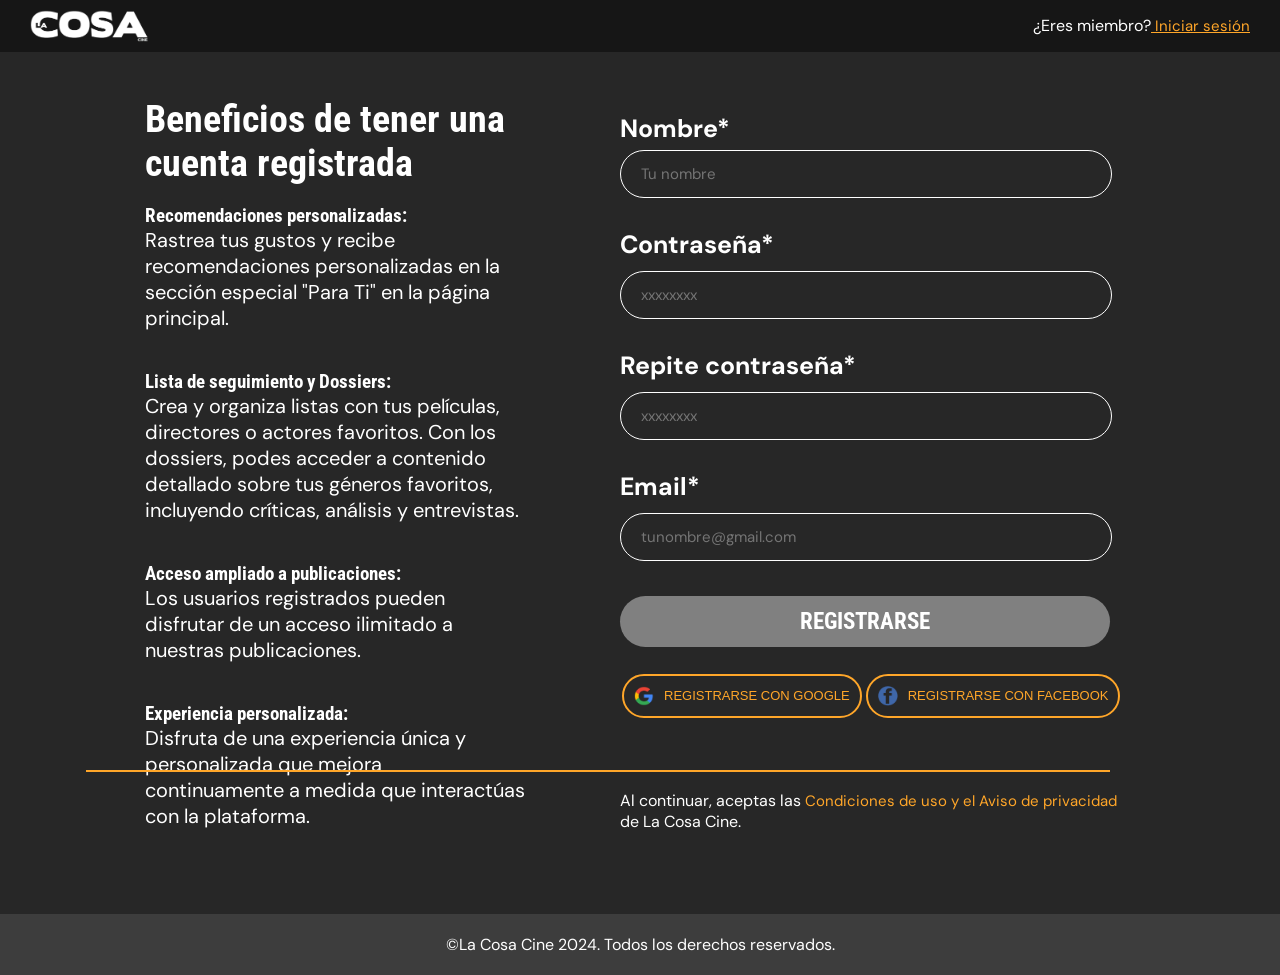
<file: form.html>
<!DOCTYPE html>
<html lang="en">
<head>
    <meta charset="UTF-8">
    <meta name="viewport" content="width=device-width, initial-scale=1.0">
    <link rel="stylesheet" href="./form.css">

    <link rel="preconnect" href="https://fonts.googleapis.com">
    <link rel="preconnect" href="https://fonts.gstatic.com" crossorigin>
    <link href="https://fonts.googleapis.com/css2?family=Roboto+Condensed:ital,wght@0,100..900;1,100..900&display=swap" rel="stylesheet">
    <link rel="preconnect" href="https://fonts.googleapis.com">
    <link rel="preconnect" href="https://fonts.gstatic.com" crossorigin>
    <link href="https://fonts.googleapis.com/css2?family=DM+Sans:ital,opsz,wght@0,9..40,100..1000;1,9..40,100..1000&family=Roboto+Condensed:ital,wght@0,100..900;1,100..900&display=swap" rel="stylesheet">

  <title>Form</title>
</head>
<body>
    <header>
        <nav class="navbar">
           <img class="logo" src="imagen/logo.png" alt="Logo de La Cosa Cine">
           <p>¿Eres miembro?<a href="#" class="destacado"> Iniciar sesión</a></p>
           </nav>
        </header> 

    <form id="formulario">
     <section class="izquierdo">
        <div class="contenedor">
         <h2>Beneficios de tener una cuenta registrada</h2>
         <div class="beneficios">
         <h3>Recomendaciones personalizadas:</h3>
         <p>Rastrea tus gustos y recibe recomendaciones personalizadas en la sección especial "Para Ti" en la página principal.</p>
         <h3>Lista de seguimiento y Dossiers:</h3>
         <p>Crea y organiza listas con tus películas, directores o actores favoritos. Con los dossiers,  podes acceder a contenido detallado sobre tus géneros favoritos, incluyendo críticas, análisis y entrevistas.</p>
         <h3>Acceso ampliado a publicaciones:</h3>
         <p>Los usuarios registrados pueden disfrutar de un acceso ilimitado a nuestras publicaciones.</p>
         <h3>Experiencia personalizada:</h3>
         <p>Disfruta de una experiencia única y personalizada que mejora continuamente a medida que interactúas con la plataforma.</p>
        </div>
       </div>
     </section>

     <section class="derecho">
        <div class="contenedor">
            <div class="contenedor-camposdelform">
                <div class="campos-de-texto"> <!-- Todos los campos de texto -->
                   <div class="form-campo"> <!-- Campo nombre -->
                      <label for="nombre">Nombre<span class="obligatorio">*</span></label>
                      <input type="text" name="nombre" id="nombre" placeholder="Tu nombre" required>
                   </div>
                   <div class="form-campo"> <!-- Campo contraseña -->
                    <label for="contraseña">Contraseña<span class="obligatorio">*</span></label>
                    <input type="text" name="contraseña" id="contraseña" placeholder="xxxxxxxx" required>
                 </div>
                 <div class="form-campo"> <!-- Campo repetir -->
                    <label for="repetir">Repite contraseña<span class="obligatorio">*</span></label>
                    <input type="text" name="repetir" id="repetir" placeholder="xxxxxxxx" required>
                 </div>
                 <div class="form-campo"> <!-- Campo correo -->
                    <label for="email">Email<span class="obligatorio">*</span></label>
                    <input type="email" name="email" id="email" placeholder="tunombre@gmail.com" required>
                 </div>
                </div>
            </div>
            <div class="cont-boton">
                <input type="submit" id="boton-enviar" value="REGISTRARSE" class="enter" disabled> 
             </div>

             <section class="redes-registro">
             <button id="google-button" class="google-button">
               <img src="./imagen/google.png" alt="Google" class="google">
               REGISTRARSE CON GOOGLE
             </button>

             <button id="facebook-button" class="facebook-button">
               <img src="./imagen/facebook-logo.png" alt="Facebook" class="facebook">
               REGISTRARSE CON FACEBOOK
             </button>
            </section>
             <p class="condiciones">Al continuar, aceptas las <span class="destacado">Condiciones de uso y el Aviso de privacidad</span> de La Cosa Cine.</p>
        </div>
     </section>
    </form>

    <footer>
        <p>©La Cosa Cine 2024. Todos los derechos reservados.</p>
      </footer>
  
      <script src="./form.js"></script>
</body>
</html>
</file>
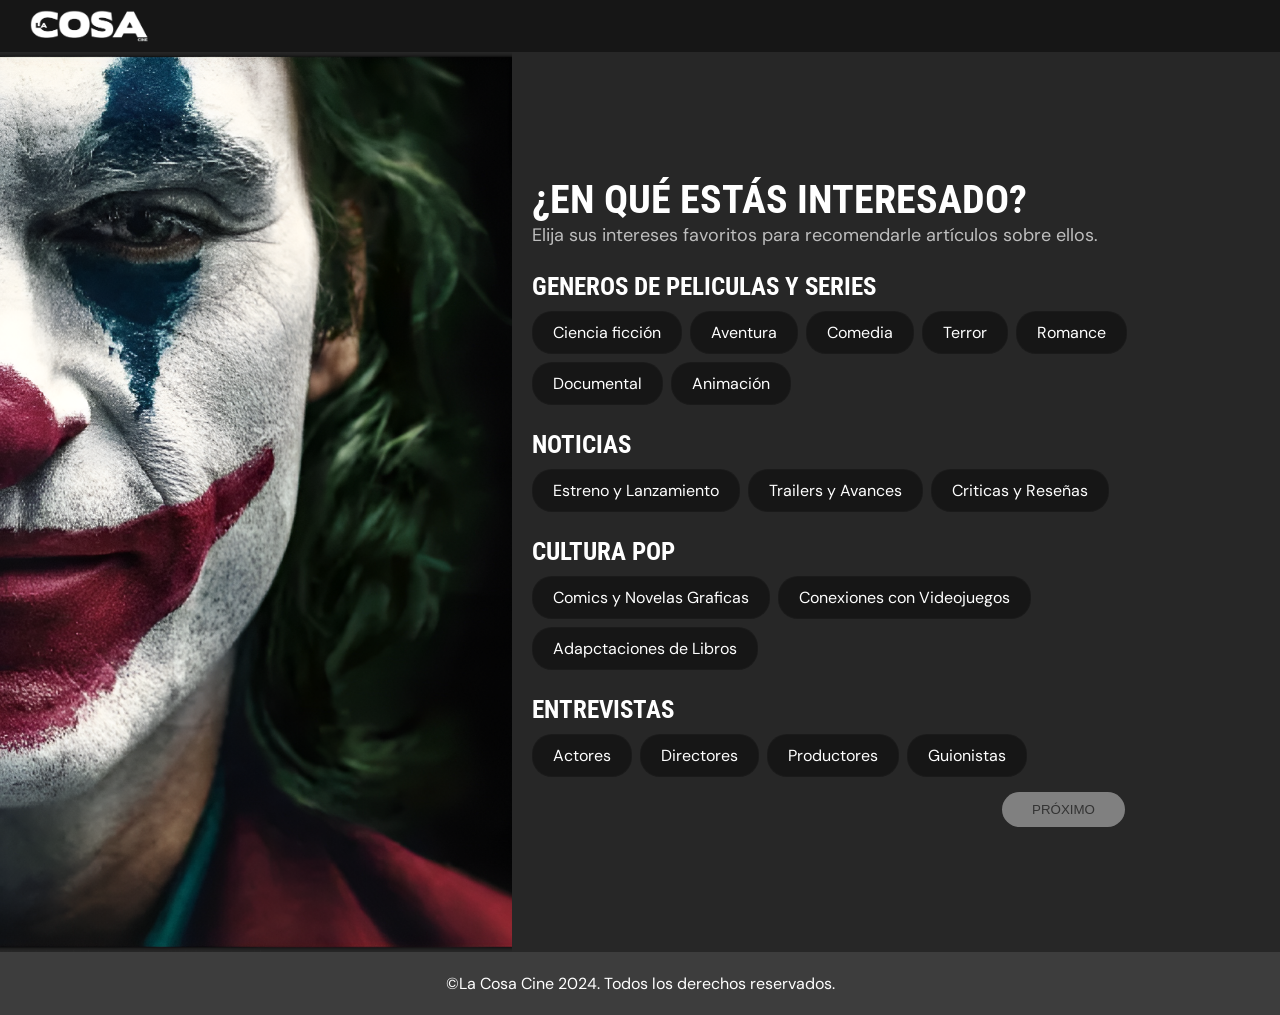
<file: onboarding.html>
<!DOCTYPE html>
<html lang="en">
<head>
    <meta charset="UTF-8">
    <meta name="viewport" content="width=device-width, initial-scale=1.0">
   
    <link rel="stylesheet" href="./onboarding.css">
    <link rel="preconnect" href="https://fonts.googleapis.com">
    <link rel="preconnect" href="https://fonts.gstatic.com" crossorigin>
    <link href="https://fonts.googleapis.com/css2?family=Roboto+Condensed:ital,wght@0,100..900;1,100..900&display=swap" rel="stylesheet">
    <link rel="preconnect" href="https://fonts.googleapis.com">
    <link rel="preconnect" href="https://fonts.gstatic.com" crossorigin>
    <link href="https://fonts.googleapis.com/css2?family=DM+Sans:ital,opsz,wght@0,9..40,100..1000;1,9..40,100..1000&family=Roboto+Condensed:ital,wght@0,100..900;1,100..900&display=swap" rel="stylesheet">

    <title>On Boarding</title>
</head>
<body>
    <header>
        <nav class="navbar">
            <img class="logo" src="imagen/logo.png" alt="Logo de La Cosa Cine">
        </nav>
    </header> 

    <main class="contenedor">
        <section class="izquierdo">
            <img src="./imagen/fondo-form2.png" alt="onboarding">
        </section>

        <section class="derecho">
            <div class="contenido-derecho">
                <h1>¿EN QUÉ ESTÁS INTERESADO?</h1>
                <p class="subtitulo">Elija sus intereses favoritos para recomendarle artículos sobre ellos.</p>

                <div class="categorias">
                    <div class="categoria-noticias">
                        <h3>GENEROS DE PELICULAS Y SERIES</h3>
                        <div class="opciones">
                            <div class="opcion" data-categoria="Ciencia Ficcion">Ciencia ficción</div>
                            <div class="opcion" data-categoria="Aventura">Aventura</div>
                            <div class="opcion" data-categoria="Comedia">Comedia</div>
                            <div class="opcion" data-categoria="Terror">Terror</div>
                            <div class="opcion" data-categoria="Romance">Romance</div>
                            <div class="opcion" data-categoria="Documental">Documental</div>
                            <div class="opcion" data-categoria="Animacion">Animación</div>
                        </div>
                    </div>

                    <div class="categoria-cine">
                        <h3>NOTICIAS</h3>
                        <div class="opciones">
                            <div class="opcion" data-categoria="Estreno">Estreno y Lanzamiento</div>
                            <div class="opcion" data-categoria="Trailers">Trailers y Avances</div>
                            <div class="opcion" data-categoria="Criticas">Criticas y Reseñas</div>
                        </div>
                    </div>

                    <div class="categoria-comics">
                        <h3>CULTURA POP</h3>
                        <div class="opciones">
                            <div class="opcion" data-categoria="Comics">Comics y Novelas Graficas</div>
                            <div class="opcion" data-categoria="Conexiones">Conexiones con Videojuegos</div>
                            <div class="opcion" data-categoria="Adaptaciones">Adapctaciones de Libros</div>
                        </div>
                    </div>

                    <div class="categoria-comics">
                        <h3>ENTREVISTAS</h3>
                        <div class="opciones">
                            <div class="opcion" data-categoria="Actores">Actores</div>
                            <div class="opcion" data-categoria="Directores">Directores</div>
                            <div class="opcion" data-categoria="Productores">Productores</div>
                            <div class="opcion" data-categoria="Guionistas">Guionistas</div>
                        </div>
                    </div>
                </div>

                <button id="boton-proximo" class="proximo" disabled>PRÓXIMO</button>
            </div>
        </section>
    </main>

    <section class="feedback oculto" id="feedback">
        <div class="fondo-fb">
           <div class="contenido">
              <img class="check" src="./imagen/check.png" alt="">
              <h1>¡BIEN HECHO!</h1>
              <p>¡Tus preferencias han sido guardadas correctamente!</p>
              <p>Ahora podes explorar el contenido según tus intereses y sin limites.</p>
              <p><a href="./index.html" class="volver">IR AL INICIO</a></p>
           </div>
       </div>
      </section>

    <footer>
      <p>©La Cosa Cine 2024. Todos los derechos reservados.</p>
    </footer>

    <script src="onboarding.js"></script>
</body>
</html>
</file>
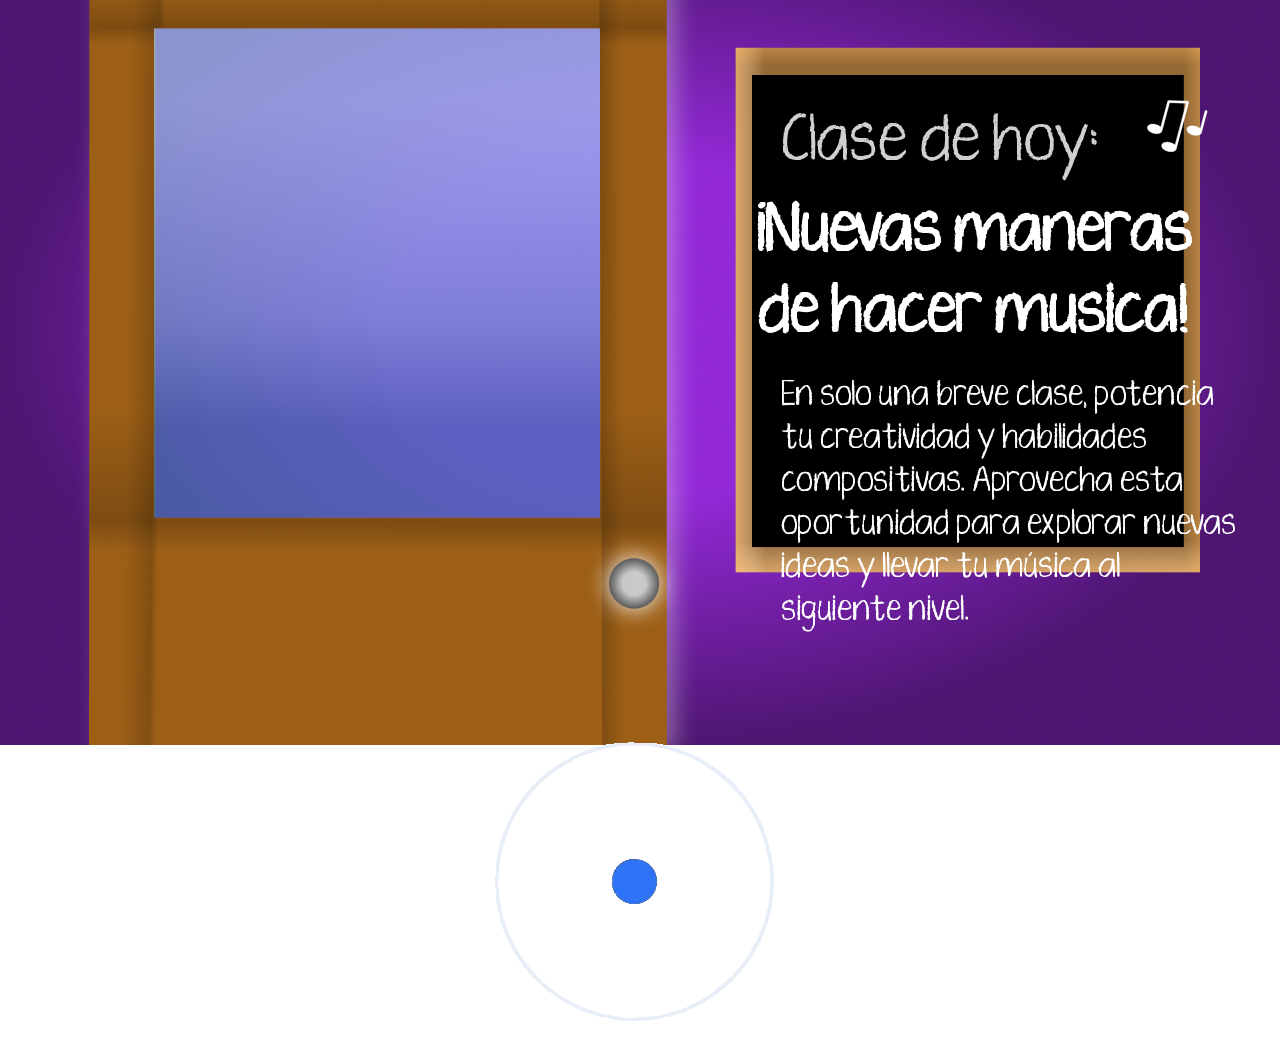
<file: tp3/entrada.html>
<!DOCTYPE html>
<html lang="en">

<head>
    <meta charset="UTF-8">
    <meta name="viewport" content="width=device-width, initial-scale=1.0">

    <link rel="preconnect" href="https://fonts.googleapis.com">
    <link rel="preconnect" href="https://fonts.gstatic.com" crossorigin>
    <link href="https://fonts.googleapis.com/css2?family=Shadows+Into+Light&display=swap" rel="stylesheet">
    <link rel="preconnect" href="https://fonts.googleapis.com">
    <link rel="preconnect" href="https://fonts.gstatic.com" crossorigin>
    <link href="https://fonts.googleapis.com/css2?family=Amatic+SC:wght@400;700&display=swap" rel="stylesheet">
    <link rel="preconnect" href="https://fonts.googleapis.com">
    <link rel="preconnect" href="https://fonts.gstatic.com" crossorigin>
    <link
        href="https://fonts.googleapis.com/css2?family=Inter:ital,opsz,wght@0,14..32,100..900;1,14..32,100..900&display=swap"
        rel="stylesheet">

    <title>Entrada</title>

    <style>

      @font-face {
      font-family: 'Fuente'; /* Nombre que le darás a la fuente */
      src: url('./image/Fuente.ttf') format('truetype'); /* Ruta de la fuente */
      font-weight: normal; /* Puedes especificar otros estilos, como bold */
      font-style: normal;  /* O también italic, si tiene variante */
      } 

        body {
            margin: 0;
            padding: 0;
            justify-content: center;
            align-items: center;
            background-image: url('./image/Entrada.png');
            background-size: cover;
            background-position: center;
            background-repeat: no-repeat;
            width: 100%;
            height: calc(80vw*(1117 / 1728));
        }

         h2 {
            font-family: 'Fuente', sans-serif;
            color: rgba(255, 255, 255, 0.814);
            font-size: 47px;
            font-weight: 250;
            margin-left: 61%;
            margin-top: 8%;
            margin-bottom: 0;
        }

        h3 {
            font-family: 'Fuente', sans-serif;
            color: white;
            font-size: 48px;
            text-align: center;
            margin-left: 52%;
            margin-top: 10px;
            margin-bottom: 0;
        }

        p {
            font-family: 'Fuente', sans-serif;
            color: white;
            font-size: 25px;
            font-weight: medium;
            margin-top: 1.5%;
            margin-left: 61%;
        } 

        #notas,
        #titulo {
            display: inline-block;
        } 

        #notas {
            margin-left: 40px;
        } 

        .indicador {
            display: inline-block;
            text-decoration: none;
            position: absolute;
            top: 98%;
            left: 49.5%;
            transform: translate(-50%, -50%);
        } 
    </style>
</head>

<body>

    <section class="cartel">
        <h2 id="titulo">Clase de hoy:</h2>
        <img src="./image/notas2.png" alt="" id="notas">
        <h3 id="subtitulo">¡Nuevas maneras <br>
            de hacer musica!</h3>
        <p id="descripcion">En solo una breve clase, potencia<br>
            tu creatividad y habilidades<br> 
            compositivas. Aprovecha esta<br>
            oportunidad para explorar nuevas<br> 
            ideas y llevar tu música al <br>
            siguiente nivel.</p>
    </section>

    <section class="indicador">
        <a href="salon.html">
            <img src="./image/indicador2.gif" alt="pizarron">
        </a>
    </section>

</body>

</html>
</file>
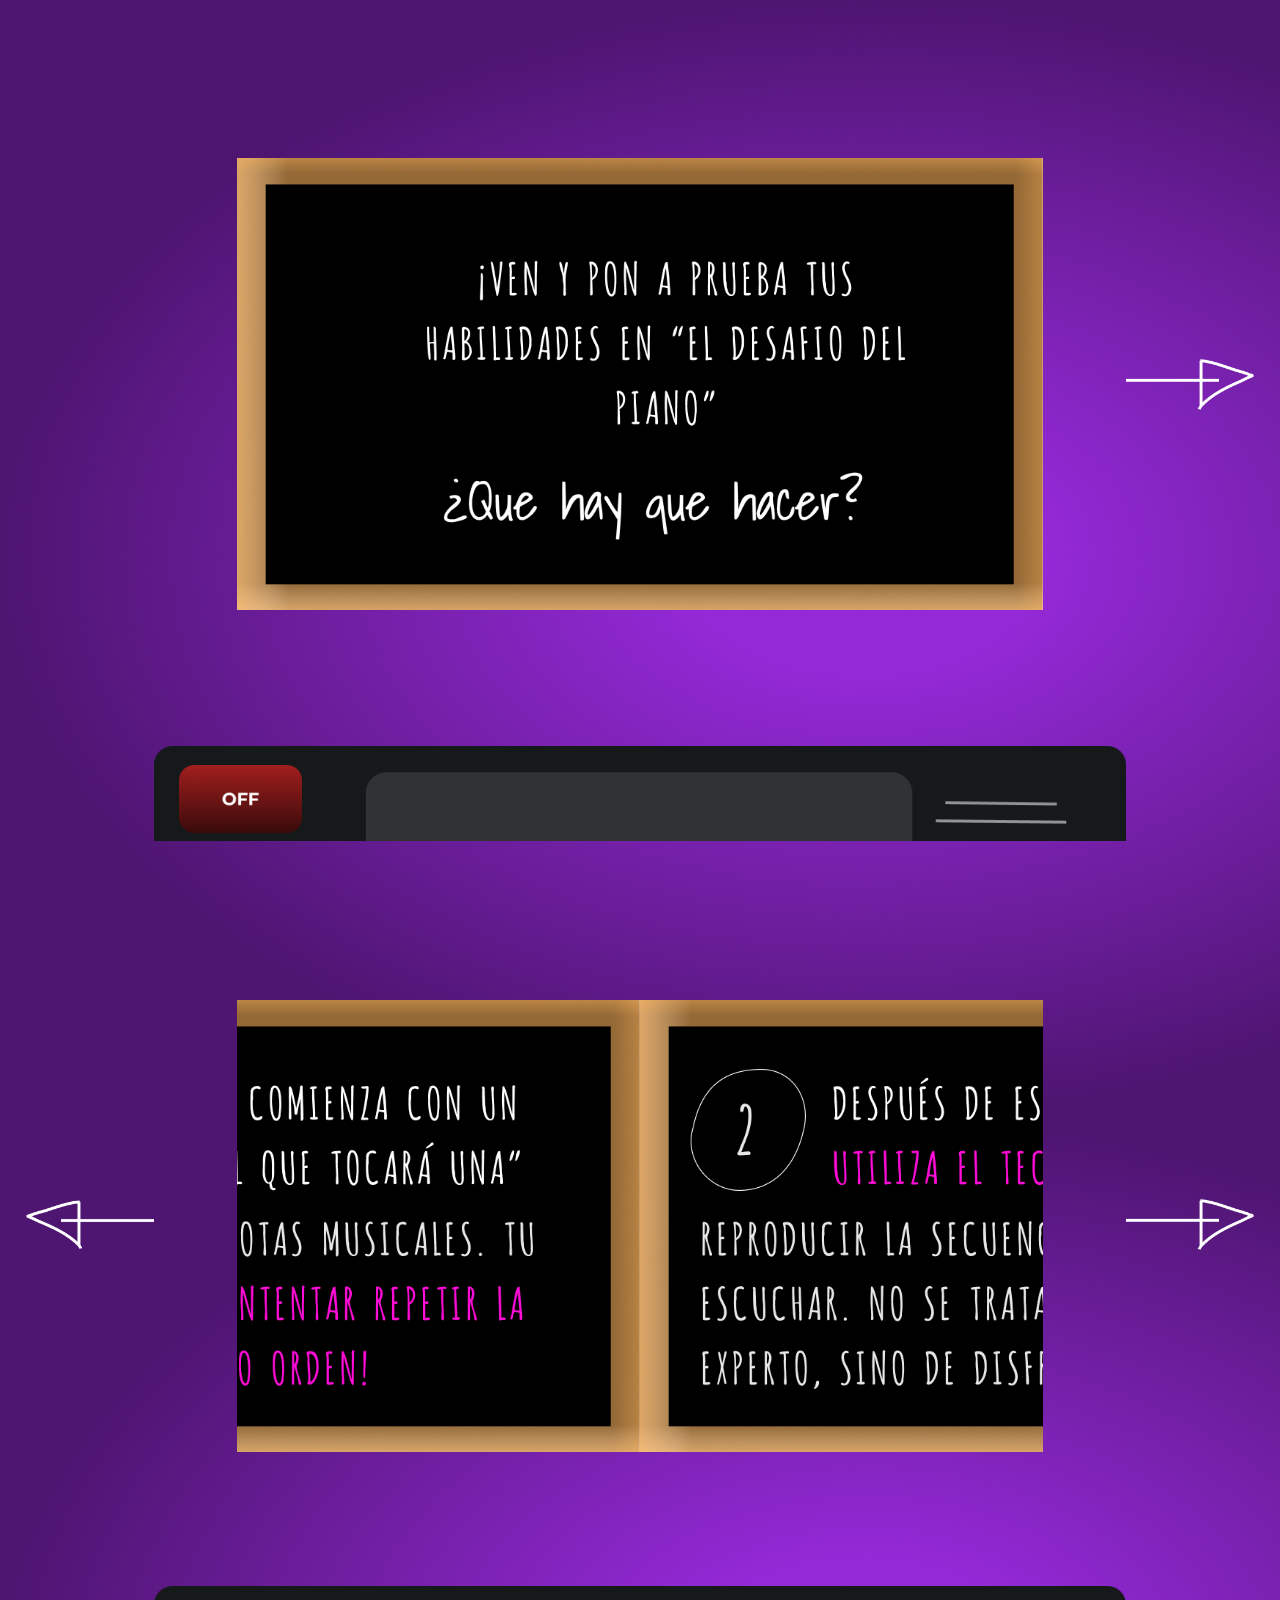
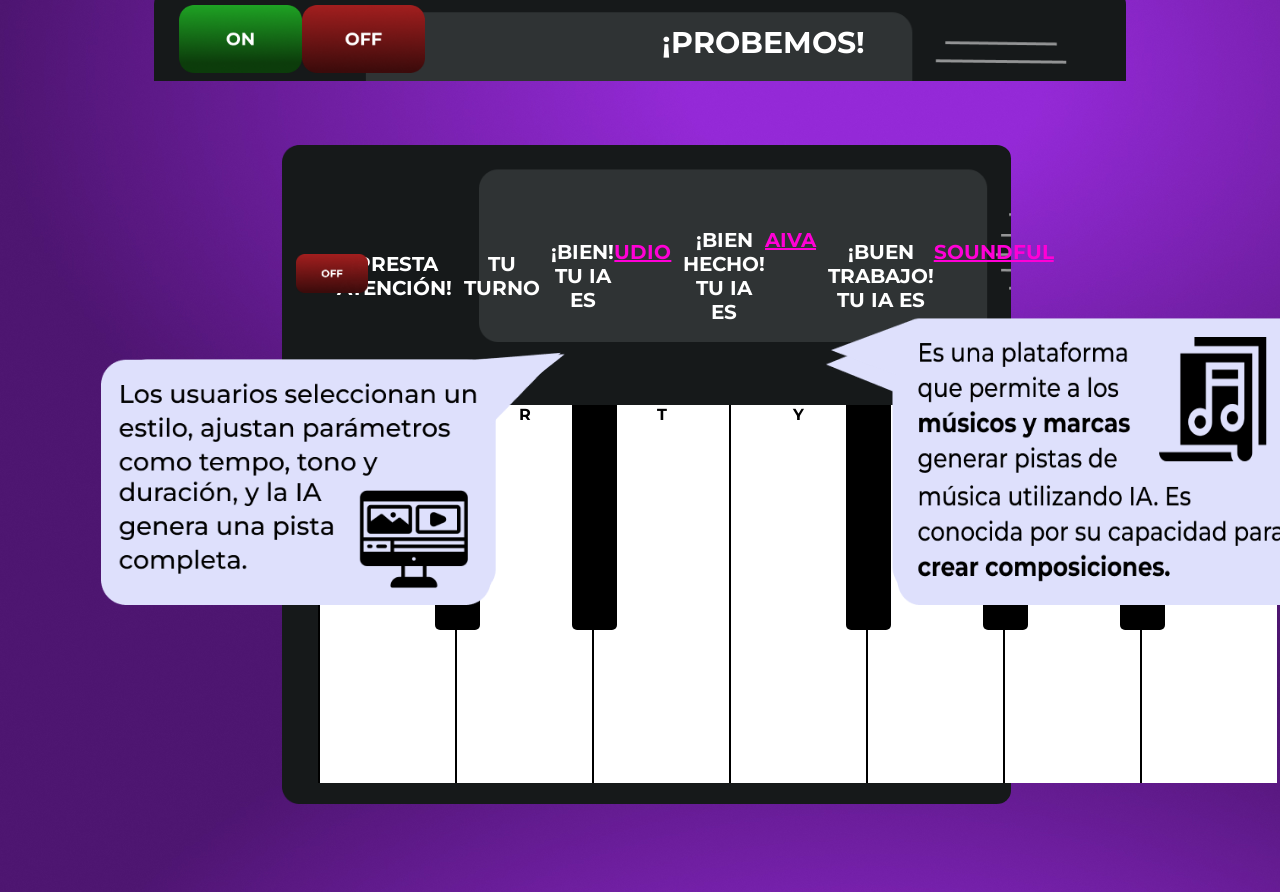
<file: tp3/piano.html>
<!DOCTYPE html>
<html lang="es">

<head>
    <meta charset="UTF-8">
    <meta name="viewport" content="width=device-width, initial-scale=1.0">
    <link rel="icon" href="image/icon.png" type="image/x-icon">
    <link rel="stylesheet" href="piano.css">
    <link rel="stylesheet" href="https://fonts.googleapis.com/css2?family=Montserrat:wght@300;400;500;700&display=swap">
    <title>Piano</title>
</head>

<body>
    <div class="carrusel">
        <div class="carrusel-contenedor">
            <button class="anterior boton" onclick="volver()"><img src="image/flechaIzquierda.png" alt=""></button>
            <div class="diapositivas-contenedor">
                <div class="diapositiva"><img src="image/indicacion1.jpg" alt=""></div>
                <div class="diapositiva"><img src="image/indicacion2.jpg" alt=""></div>
                <div class="diapositiva"><img src="image/indicacion3.jpg" alt=""></div>
                <div class="diapositiva"><img src="image/indicacion4.jpg" alt=""></div>
            </div>
            <button class="siguiente boton" onclick="continuar()"><img src="image/flechaDerecha.png" alt=""></button>
        </div>
    </div>
    <div class="piano-muestra">
        <button class="encendido boton" onclick="encenderPiano()"><img src="image/botonOn.png" alt=""></button>
        <button class="apagado boton" onclick="cancelar()"><img src="image/botonOff.png" alt=""></button>
        <h1 class="mensajeConsola">¡PROBEMOS!</h1>
    </div>
    <div class="piano-contenedor">
        <div class="parte-superior">
            <button class="apagado boton" onclick="cancelar()"><img src="image/botonOff.png" alt=""></button>
            <div class="cont-mensajeConsola">
                <h1 class="mensajeConsola">¡PRESTA ATENCIÓN!</h1>
                <h1 class="mensajeConsola">TU TURNO</h1>
                <h1 class="mensajeConsola">¡Bien! Tu IA ES <span class="remarcado">UDIO</span></h1>
                <div class="ia">
                    <div class="image-container">
                        <img src="image/udio1.png" alt="">
                        <img src="image/udio2.png" alt="">
                    </div>
                </div>
                <h1 class="mensajeConsola">¡BIEN HECHO! Tu IA ES <span class="remarcado">AIVA</span></h1>
                <div class="ia">
                    <div class="image-container">
                        <img src="image/aiva1.png" alt="">
                        <img src="image/aiva2.png" alt="">
                    </div>
                </div>
                <h1 class="mensajeConsola">¡Buen trabajo! Tu IA ES <span class="remarcado">SOundful</span></h1>
                <div class="ia">
                    <div class="image-container">
                        <img src="image/soundful1.png" alt="">
                        <img src="image/soundful2.png" alt="">
                    </div>
                </div>
            </div>

        </div>
        <div class="piano">
            <div class="tecla-contenedor">
                <div class="tecla blanca" data-note="do">
                    <p>E</p>
                </div>
                <div class="tecla negra" data-note="do#"></div>
            </div>
            <div class="tecla-contenedor">
                <div class="tecla blanca" data-note="re">
                    <p>R</p>
                </div>
                <div class="tecla negra" data-note="re#"></div>
            </div>
            <div class="tecla-contenedor">
                <div class="tecla blanca" data-note="mi">
                    <p>T</p>
                </div>
            </div>
            <div class="tecla-contenedor">
                <div class="tecla blanca" data-note="fa">
                    <p>Y</p>
                </div>
                <div class="tecla negra" data-note="fa#"></div>
            </div>
            <div class="tecla-contenedor">
                <div class="tecla blanca" data-note="sol">
                    <p>U</p>
                </div>
                <div class="tecla negra" data-note="sol#"></div>
            </div>
            <div class="tecla-contenedor">
                <div class="tecla blanca" data-note="la">
                    <p>I</p>
                </div>
                <div class="tecla negra" data-note="la#"></div>
            </div>
            <div class="tecla-contenedor">
                <div class="tecla blanca" data-note="si">
                    <p>O</p>
                </div>
            </div>
        </div>
    </div>


    <script src="piano.js"></script>

</body>

</html><!DOCTYPE html>
<html lang="es">

<head>
    <meta charset="UTF-8">
    <meta name="viewport" content="width=device-width, initial-scale=1.0">
    <link rel="icon" href="image/icon.png" type="image/x-icon">
    <link rel="stylesheet" href="piano.css">
    <link rel="stylesheet" href="https://fonts.googleapis.com/css2?family=Montserrat:wght@300;400;500;700&display=swap">
    <title>Piano</title>
</head>

<body>
    <div class="carrusel">
        <div class="carrusel-contenedor">
            <button class="anterior boton" onclick="volver()"><img src="image/flechaIzquierda.png" alt=""></button>
            <div class="diapositivas-contenedor">
                <div class="diapositiva"><img src="image/indicacion1.jpg" alt=""></div>
                <div class="diapositiva"><img src="image/indicacion2.jpg" alt=""></div>
                <div class="diapositiva"><img src="image/indicacion3.jpg" alt=""></div>
                <div class="diapositiva"><img src="image/indicacion4.jpg" alt=""></div>
            </div>
            <button class="siguiente boton" onclick="continuar()"><img src="image/flechaDerecha.png" alt=""></button>
        </div>
    </div>
    <div class="piano-muestra">
        <button class="encendido boton" onclick="encenderPiano()"><img src="image/botonOn.png" alt=""></button>
        <button class="apagado boton" onclick="cancelar()"><img src="image/botonOff.png" alt=""></button>
        <h1 class="mensajeConsola">¡PROBEMOS!</h1>
        <a href="image/indicador2.gif" class="indicador-Piano"></a>
    </div>
    <div class="piano-contenedor">
        <div class="parte-superior">
            <button class="apagado boton" onclick="cancelar()"><img src="image/botonOff.png" alt=""></button>
            <div class="cont-mensajeConsola">
                <h1 class="mensajeConsola">¡PRESTA ATENCIÓN!</h1>
                <h1 class="mensajeConsola">TU TURNO</h1>
                <h1 class="mensajeConsola">¡Bien! Tu IA ES <span class="remarcado">UDIO</span></h1>
                <div class="ia">
                    <div class="image-container">
                        <img src="image/udio1.png" alt="">
                        <img src="image/udio2.png" alt="">
                    </div>
                </div>
                <h1 class="mensajeConsola">¡BIEN HECHO! Tu IA ES <span class="remarcado">AIVA</span></h1>
                <div class="ia">
                    <div class="image-container">
                        <img src="image/aiva1.png" alt="">
                        <img src="image/aiva2.png" alt="">
                    </div>
                </div>
                <h1 class="mensajeConsola">¡Buen trabajo! Tu IA ES <span class="remarcado">SOundful</span></h1>
                <div class="ia">
                    <div class="image-container">
                        <img src="image/soundful1.png" alt="">
                        <img src="image/soundful2.png" alt="">
                    </div>
                </div>
            </div>

        </div>
        <div class="piano">
            <div class="tecla-contenedor">
                <div class="tecla blanca" data-note="do">
                    <p>E</p>
                </div>
                <div class="tecla negra" data-note="do#"></div>
            </div>
            <div class="tecla-contenedor">
                <div class="tecla blanca" data-note="re">
                    <p>R</p>
                </div>
                <div class="tecla negra" data-note="re#"></div>
            </div>
            <div class="tecla-contenedor">
                <div class="tecla blanca" data-note="mi">
                    <p>T</p>
                </div>
            </div>
            <div class="tecla-contenedor">
                <div class="tecla blanca" data-note="fa">
                    <p>Y</p>
                </div>
                <div class="tecla negra" data-note="fa#"></div>
            </div>
            <div class="tecla-contenedor">
                <div class="tecla blanca" data-note="sol">
                    <p>U</p>
                </div>
                <div class="tecla negra" data-note="sol#"></div>
            </div>
            <div class="tecla-contenedor">
                <div class="tecla blanca" data-note="la">
                    <p>I</p>
                </div>
                <div class="tecla negra" data-note="la#"></div>
            </div>
            <div class="tecla-contenedor">
                <div class="tecla blanca" data-note="si">
                    <p>O</p>
                </div>
            </div>
        </div>
    </div>


    <script src="piano.js"></script>

</body>

</html>
</file>
<file: form.css>
html{
    font-family: "DM Sans", sans-serif;
}

body{
    background-color: #272727;
    color: white;
    margin: 0; padding: 0;
}

h1, h2, h3, h4{
    font-family: "Roboto Condensed", sans-serif;    
    font-weight: bold;    
    margin: 0;
    padding: 0;
}

p{ 
    font-family: "DM Sans", sans-serif;    
    margin: 0;
}

.logo{
    max-width: 120px;
}

header{
    background-color: #161616;
    padding: 10px 30px;
    margin: 0;
}

.navbar{
    display: flex;
    justify-content: space-between;
    align-items: center;
}

.destacado{
    color: #FFA629;
    font-size: 15px;
    }

form{
        display: flex;
        padding: 0 0;
    }
    
    main.contenedor {
        display: flex;
    }

    .izquierdo {
        flex: 1;
        padding: 45px;
        margin: 0;
        display: flex;
        align-items: center;
        justify-content: center;
    }

    .izquierdo .contenedor{
        margin-left: 100px;
    }
    
    .izquierdo .contenedor h2{
        font-size: 38px;
        margin-bottom: 20px;
    }
    
    .izquierdo .contenedor p{
        font-size: 20px;
        margin-bottom: 40px;
    }
    
    .derecho .contenedor{
        padding: 30px;
        margin: 30px;
        max-width: 600px;
        width: 100%;
        margin-left: 20px;
    }

    .boton-cancelar img {
        width: 40%;
        height: 40%;
    }

    .boton-cancelar {
        margin-left: 620px;
        padding: 0;
        background-color: rgb(255, 255, 255);
        border: none;
        cursor: pointer;
    }

    .campos-de-texto{
        display: block;
    }

    #nombre {
        width: 450px;
        padding: 13px 20px;
        border: 0.8px solid white;
        background-color: #272727;
        border-radius: 50px;
        font-size: 15px;
        font-family: "DM Sans", sans-serif;
        margin-right: 30px;
        margin-bottom: 30px;
    }

    #contraseña {
        width: 450px;
        padding: 13px 20px;
        border: 0.8px solid white;
        background-color: #272727;
        border-radius: 50px;
        font-size: 15px;
        font-family: "DM Sans", sans-serif;
        margin-bottom: 30px;
        margin-top: 5px;

    }
    
    #repetir {
        width: 450px;
        padding: 13px 20px;
        border: 0.8px solid white;
        background-color: #272727;
        border-radius: 50px;
        font-size: 15px;
        font-family: "DM Sans", sans-serif;
        margin-bottom: 30px;
        margin-top: 5px;

    }
    
    #email {
        width: 450px;
        padding: 13px 20px;
        border: 0.8px solid white;
        background-color: #272727;
        border-radius: 50px;
        font-size: 15px;
        font-family: "DM Sans", sans-serif;
        margin-bottom: 30px;
        margin-top: 5px;
    }

    .form-campo label {
        display: block;
        margin-bottom: 5px;
        font-size: 25px;
        font-weight: bold;
    }

    .form-campo input {
        width: 100%;
        padding: 10px;
        border: 1px solid #ccc;
        border-radius: 5px;
    }

    .enter{
        display: inline-block;
        padding: 12px 180px;
        font-weight: bold;
        color: white; 
        text-decoration: none; /* Eliminar subrayado del enlace */
        border: none; 
        border-radius: 60px; /* Bordes redondeados */
        font-size: 23px;     
        font-family: "Roboto Condensed", sans-serif;
        margin-top: 5px;
        margin-bottom: 25px;
    }

/*Boton "registrar */
    .enter.disabled{
        background-color: grey;
        cursor: not-allowed;
    }
    
    .enter.active{
        background-color: #FFA629;
        cursor: pointer;
    }
    
    .enter.active:hover {
        background-color: #e68c0d;
    }

    .cont-boton p{
        font-size: 12px;
        color: #515151;
        position: relative; /* Para poder posicionar el pseudo-elemento */
    }

    .redes-registro{
        display: flex;
    }

    .condiciones :after {
        content: '';
        position: absolute;
        right: 170px;
        top: 770px; /* Ajusta esta propiedad para espaciar la línea */
        width: 80%;
        height: 1.5px; /* Grosor de la línea */
        background-color: #FFA629; /* Color de la línea */
    }

    .google-button, .facebook-button {
        background-color: transparent;
        color: #FFA629;
        border: 2px solid #FFA629;
        padding: 10px;
        margin: 2px;
        border-radius: 60px;
        cursor: pointer;
        display: flex;
        align-items: center;
        transition: background-color 0.3s;
        font-size: 13px;
    }
    
    .google-button:hover,  .facebook-button:hover{
        background-color: rgba(255, 166, 41, 0.1); /* Añadir un color de fondo suave al pasar el ratón */
    }
    
    .google, .facebook{
        width: 20px;
        height: 20px;
        margin-right: 10px;
    }

    .condiciones{
        padding-top: 70px;
        margin-right: 100px;
    }

    footer{
        background-color:#3d3d3d;
        text-align: center;
        padding: 20px;
        margin: 0;
    }
</file>
<file: onboarding.css>
html {
    font-family: "DM Sans", sans-serif;
}

body {
    background-color: #272727;
    color: #fff;
    padding: 0;
    margin: 0;
    height: 100vh;
}

.logo {
    max-width: 120px;
}

header {
    background-color: #161616;
    padding: 10px 30px;
    margin: 0;
}

.navbar {
    display: flex;
    align-items: center;
}

h1, h3{
    font-family: "Roboto Condensed", sans-serif;    
    font-weight: bold; 
}

h1{  
    font-size: 40px;
    margin: 0;
}

h3{
    font-size: 25px;
    margin-bottom: 10px;
}

.subtitulo{
    margin-top: 0;
    font-size: 18px;
    font-weight: medium;
    color: #BEBEBE;
}

main.contenedor {
    display: flex;
    margin: 0;
    padding: 0;
    height: 100vh;
}

.izquierdo {
    flex-basis: 40%; 
    max-width: 40%; 
    padding: 0; margin: 0;
    overflow: hidden;
}

.izquierdo img {
    width: 100%; 
    height: 100%; 
    object-fit: cover;
    object-position: center;
}

.derecho {
    display: flex;
    align-items: center;
    justify-content: flex-start; /* Para alinear hacia la izquierda */
    padding: 0; 
    flex: 1;
    margin-right: 0;
}

.contenido-derecho {
    max-width: 600px;
    width: 100%;
    margin-left: 20px;
}

.categorias {
    margin: 2px 0;
}

.opciones {
    display: flex;
    flex-wrap: wrap;
    gap: 8px;
    margin-bottom: 15px;
}

.opcion {
    background-color:#161616;
    padding: 10px 20px;
    border: 0.8px solid #2d2d2d2d;
    border-radius: 20px;
    cursor: pointer;
    transition: background-color 0.3s;
}

.opcion.seleccionado {
    background-color: #FFA629;
}

#boton-proximo {
    margin-left: 470px;
    background-color: grey;
    color: #333;
    border: none;
    padding: 10px 30px;
    border-radius: 20px;
    cursor: pointer;
    transition: background-color 0.3s;
}

#boton-proximo.active {
    background-color: #FFA629;
    color: #333;
}

/*DISEÑO DE PANTALLA DEL FEEDBACK*/

.feedback{
    text-align: center;
    color: white;
}

.contenido {
    position: absolute;
    top: 57%;
    left: 50%;
    transform: translate(-50%, -50%);
    background-color:#272727;
    width: 100%; 
    height: 102%; 
}

.check{
    width: 20%;
    display: flex;
    margin-left: 40%;
    margin-top: 5%;
}

.text-feelback{
    margin: 15px 105px ;
}

.contenido h1{
    font-family: "Roboto Condensed", sans-serif;
    font-size: 35px;
}

.contenido p{
    margin-top: 15px;
    font-size: 20px;
}

.volver{
    display: inline-block;
    padding: 12px 35px;
    background-color: none; 
    font-weight: bold;
    color: #FFA629; 
    text-decoration:none;
    border: 1px solid #FFA629;
    cursor: pointer;    
    border-radius: 60px; /* Bordes redondeados */
    font-size: 23px;     
    font-family: "Roboto Condensed", sans-serif;
    margin-bottom: 30px;
}

.volver:hover{
    color:#e68c0d;; 
    border: 1px solid #e68c0d;;
}

.oculto{
    display: none;
}


footer {
    background-color: #3d3d3d;
    text-align: center;
    padding: 5px;
    margin: 0;
}
</file>
<file: tp3/piano.css>
* {
    padding: 0;
    margin: 0;
}

body {
    background-image: url(image/fondo.jpg);
    width: 100%;
    font-family: 'Montserrat', sans-serif;
    overflow: hidden;
}

h1,
p {
    text-transform: uppercase;
    font-weight: 700;
}

.remarcado {
    text-decoration: underline;
    color: #FF00D6;
}

.boton {
    width: 10%;
    position: absolute;
}

.boton img {
    width: 100%;
    height: auto;
}

button {
    background-color: transparent;
    border: none;
    cursor: pointer;
}

.carrusel {
    margin-top: 2%;
    position: relative;
    display: flex;
    justify-content: center;
    align-items: center;
    height: 80vh;
}

.carrusel-contenedor {
    display: flex;
    overflow: hidden;
    justify-content: center;
    width: 70%;
}

.diapositivas-contenedor {
    display: flex;
    overflow: hidden;
    justify-content: center;
    width: 90%;
}

.diapositiva {
    flex: 1 0 100%;
    text-align: center;
    display: flex;
    justify-content: center;
    align-items: center;
}

.diapositiva img {
    width: 100%;
    height: auto;
}

.anterior {
    left: 2%;
    top: 50%;
    transform: translateY(-50%);
}

.siguiente {
    right: 2%;
    top: 50%;
    transform: translateY(-50%);
}

.apagado {
    width: 13%;
    padding-bottom: 0.5%;
    position: relative;
}

.encendido {
    width: 13%;
    padding-bottom: 0.5%;
    position: relative;
}

.piano-muestra {
    display: flex;
    width: 74%;
    padding: 1.5% 0 0 2%;
    margin: 0 12%;
    bottom: 0;
    background-image: url(image/fondoPiano.png);
    background-size: cover;
    /* Hace que la imagen ocupe todo el espacio del contenedor */
    background-repeat: no-repeat;
    /* Evita que la imagen se repita */

}

.mensajeConsola {
    margin: 2% 0 2% 25%;
    color: white;
    text-align: center;
    font-size: 30px;
}


.ia {
    display: flex;
    position: absolute;
    margin-top: 30%;
    z-index: 3;
}

.image-container {
    display: flex;
    gap: 22%;
    /* Espacio entre las imágenes */
}

.image-container img {
    width: 40%;
    display: block;
    /* Asegura que no haya espacio extra alrededor de las imágenes */
}


.piano-contenedor {
    background-image: url(image/fondoPianoCompleto.png);
    width: 57%;
    margin: 5% 22%;
    background-size: cover;
    background-repeat: no-repeat;
    border-radius: 2%;
}

.parte-superior {
    display: flex;

}

.piano-contenedor .apagado {
    width: 18%;
    padding: 2% 0 0 2%;
}

.cont-mensajeConsola {
    margin: 3% 4%;
    width: 65vh;
    justify-content: center;
    align-items: center;
    padding: 6% 0 6% 0;
    display: flex;
}

.cont-mensajeConsola .mensajeConsola {
    margin: 3% 0 0 2%;
    font-size: 20px;
    display: flex;
}

.piano {
    display: flex;
    width: 70vh;
    margin: 2% 5% 12% 5%;
    padding-bottom: 3%;
}

.tecla-contenedor {
    position: relative;
    display: flex;
}

.tecla.blanca {
    font-family: 'Montserrat', sans-serif;
    width: 15vh;
    height: 42vh;
    border-left: 2px solid #000;
    background-color: white;
    z-index: 1;
    display: flex;
    justify-content: center;
}

.tecla.negra {
    width: 5vh;
    height: 25vh;
    background-color: black;
    position: absolute;
    left: 85%;
    top: 0;
    z-index: 2;
    border-bottom-left-radius: 5px;
    border-bottom-right-radius: 5px;
}

.tecla.active {
    background-color: yellow;
}

.indicador-Piano {
    display: inline-block;
    text-decoration: none;
    position: absolute;
    top: 94%;
    left: 19%;
    transform: translate(-50%, -50%);
}

.indicador-Piano img {
    width: 150px;
    height: 120px;
}
</file>
